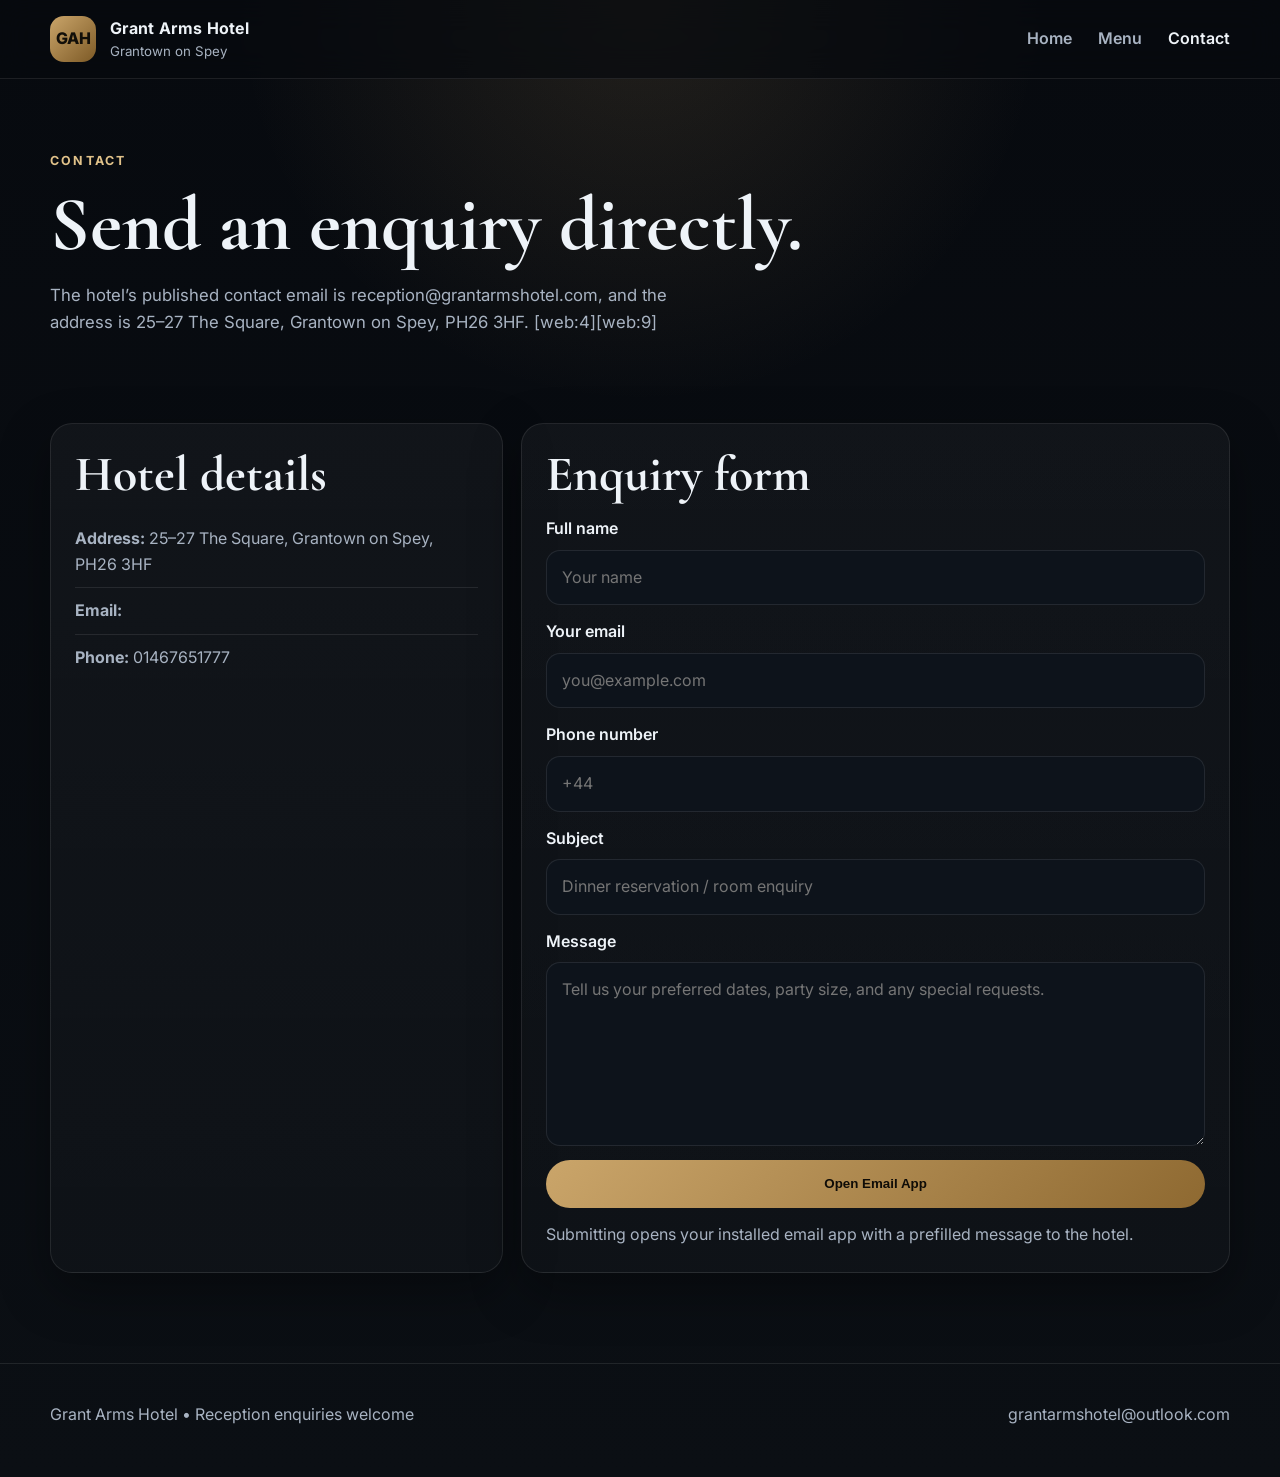
<file: contact.html>
<!doctype html>
<html lang="en">
<head>
  <meta charset="utf-8">
  <meta name="viewport" content="width=device-width, initial-scale=1">
  <title>Contact | Grant Arms Hotel</title>
  <meta name="description" content="Contact Grant Arms Hotel using the form that opens your email app with the enquiry details prefilled.">
  <link rel="preconnect" href="https://fonts.googleapis.com">
  <link rel="preconnect" href="https://fonts.gstatic.com" crossorigin>
  <link href="https://fonts.googleapis.com/css2?family=Inter:wght@400;500;600;700;800&family=Cormorant+Garamond:wght@500;600;700&display=swap" rel="stylesheet">
  <link rel="stylesheet" href="styles.css">
  <script defer src="script.js"></script>
</head>
<body>
  <header class="site-header">
    <div class="container nav-wrap">
      <a class="brand" href="index.html" aria-label="Grant Arms Hotel home">
        <span class="brand-mark">GAH</span>
        <span class="brand-text">
          <strong>Grant Arms Hotel</strong>
          <small>Grantown on Spey</small>
        </span>
      </a>

      <button class="nav-toggle" aria-expanded="false" aria-controls="site-nav">Menu</button>

      <nav id="site-nav" class="site-nav">
        <a href="index.html">Home</a>
        <a href="menu.html">Menu</a>
        <a class="active" href="contact.html">Contact</a>
      </nav>
    </div>
  </header>

  <main>
    <section class="page-hero container">
      <p class="eyebrow">Contact</p>
      <h1>Send an enquiry directly.</h1>
      <p class="lead">
        The hotel’s published contact email is reception@grantarmshotel.com, and the address is 25–27 The Square, Grantown on Spey, PH26 3HF. [web:4][web:9]
      </p>
    </section>

    <section class="section container contact-grid">
      <article class="contact-card">
        <h2>Hotel details</h2>
        <ul class="contact-list">
          <li><strong>Address:</strong> 25–27 The Square, Grantown on Spey, PH26 3HF</li>
          <li><strong>Email:</strong> <a href="mailto:grantarmshotel@outlook.com"grantarmshotel@outlook.com</a></li>
          <li><strong>Phone:</strong> <a href="tel:01467651777">01467651777</a></li>
        </ul>
      </article>

      <article class="contact-card">
        <h2>Enquiry form</h2>
        <form id="contactForm" class="contact-form">
          <div class="form-row">
            <label for="name">Full name</label>
            <input id="name" name="name" type="text" required autocomplete="name" placeholder="Your name">
          </div>

          <div class="form-row">
            <label for="email">Your email</label>
            <input id="email" name="email" type="email" required autocomplete="email" placeholder="you@example.com">
          </div>

          <div class="form-row">
            <label for="phone">Phone number</label>
            <input id="phone" name="phone" type="tel" autocomplete="tel" placeholder="+44">
          </div>

          <div class="form-row">
            <label for="subject">Subject</label>
            <input id="subject" name="subject" type="text" required placeholder="Dinner reservation / room enquiry">
          </div>

          <div class="form-row">
            <label for="message">Message</label>
            <textarea id="message" name="message" rows="6" required placeholder="Tell us your preferred dates, party size, and any special requests."></textarea>
          </div>

          <button class="btn btn-primary" type="submit">Open Email App</button>
          <p class="form-note">Submitting opens your installed email app with a prefilled message to the hotel.</p>
        </form>
      </article>
    </section>
  </main>

  <footer class="site-footer">
    <div class="container footer-grid">
      <p>Grant Arms Hotel • Reception enquiries welcome</p>
      <p><a href="grantarmshotel@outlook.com.com">grantarmshotel@outlook.com</a></p>
    </div>
  </footer>
</body>
</html>
</file>
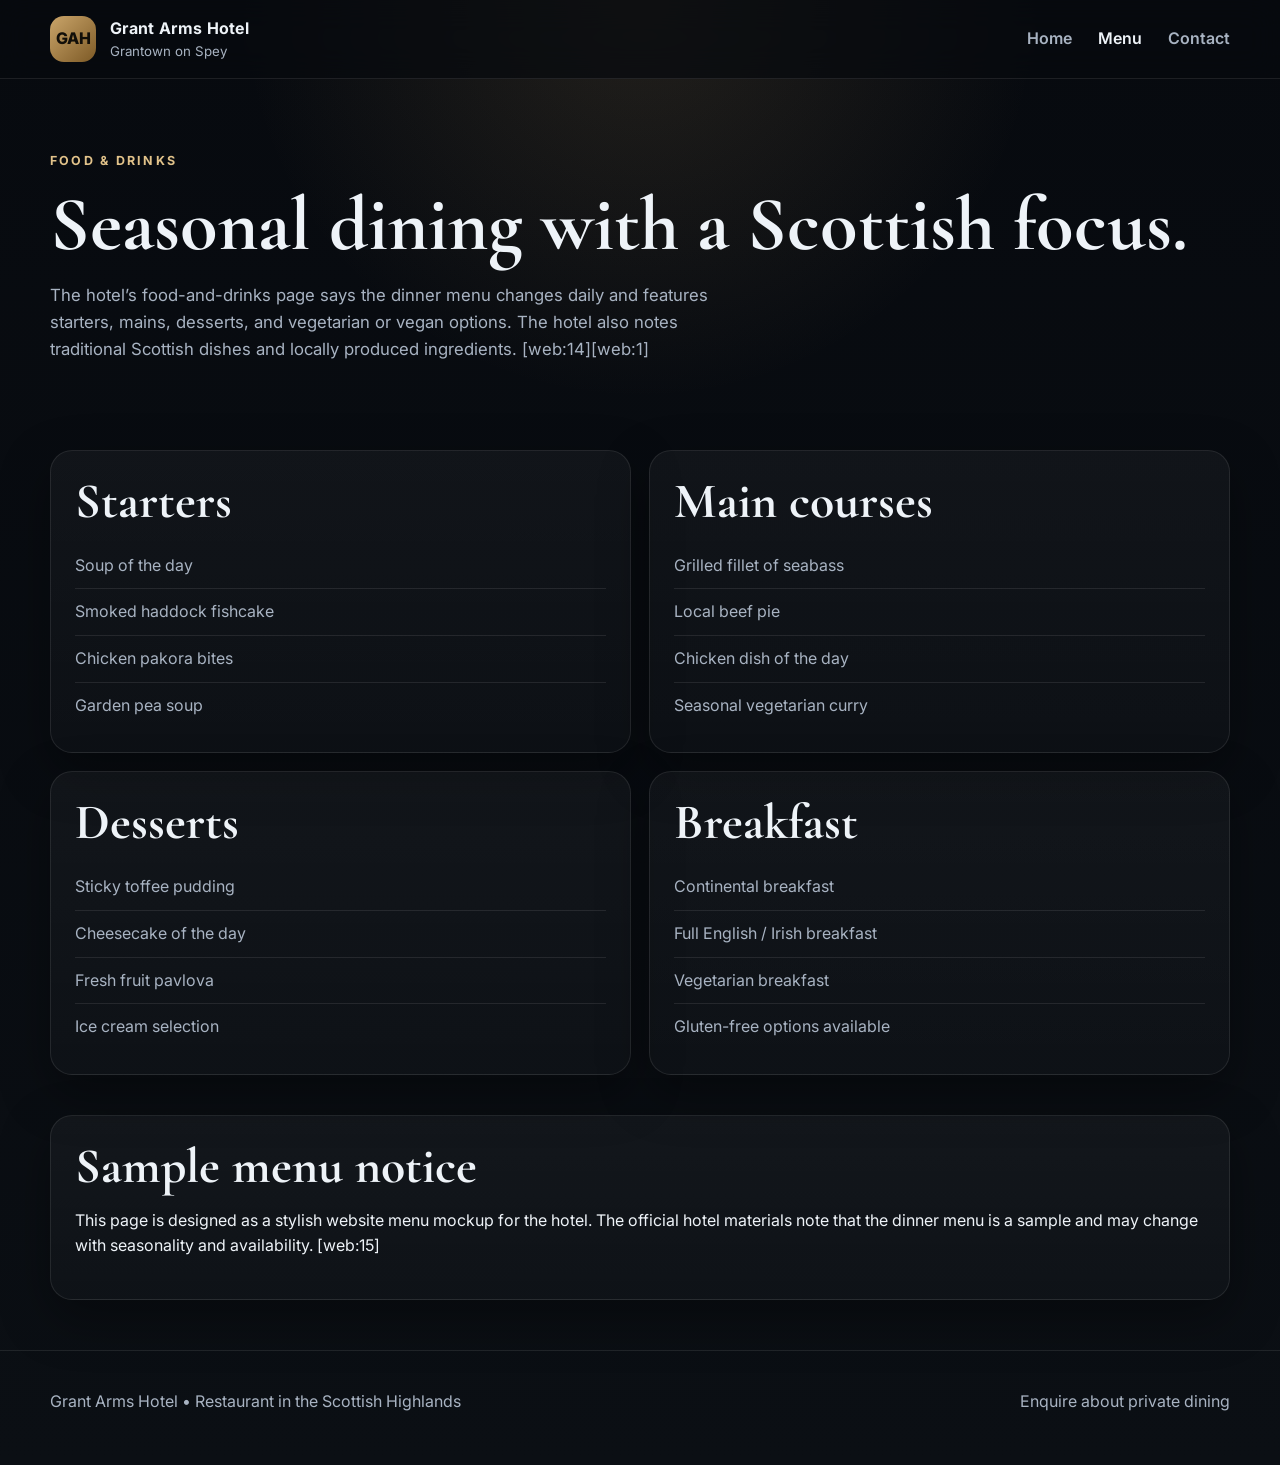
<file: menu.html>
<!doctype html>
<html lang="en">
<head>
  <meta charset="utf-8">
  <meta name="viewport" content="width=device-width, initial-scale=1">
  <title>Menu | Grant Arms Hotel</title>
  <meta name="description" content="Grant Arms Hotel sample menu with starters, mains, desserts, breakfast, and drinks presentation.">
  <link rel="preconnect" href="https://fonts.googleapis.com">
  <link rel="preconnect" href="https://fonts.gstatic.com" crossorigin>
  <link href="https://fonts.googleapis.com/css2?family=Inter:wght@400;500;600;700;800&family=Cormorant+Garamond:wght@500;600;700&display=swap" rel="stylesheet">
  <link rel="stylesheet" href="styles.css">
  <script defer src="script.js"></script>
</head>
<body>
  <header class="site-header">
    <div class="container nav-wrap">
      <a class="brand" href="index.html" aria-label="Grant Arms Hotel home">
        <span class="brand-mark">GAH</span>
        <span class="brand-text">
          <strong>Grant Arms Hotel</strong>
          <small>Grantown on Spey</small>
        </span>
      </a>

      <button class="nav-toggle" aria-expanded="false" aria-controls="site-nav">Menu</button>

      <nav id="site-nav" class="site-nav">
        <a href="index.html">Home</a>
        <a class="active" href="menu.html">Menu</a>
        <a href="contact.html">Contact</a>
      </nav>
    </div>
  </header>

  <main>
    <section class="page-hero container">
      <p class="eyebrow">Food & Drinks</p>
      <h1>Seasonal dining with a Scottish focus.</h1>
      <p class="lead">
        The hotel’s food-and-drinks page says the dinner menu changes daily and features starters, mains, desserts, and vegetarian or vegan options. The hotel also notes traditional Scottish dishes and locally produced ingredients. [web:14][web:1]
      </p>
    </section>

    <section class="section container">
      <div class="menu-layout">
        <article class="menu-card">
          <h2>Starters</h2>
          <ul class="menu-list">
            <li>Soup of the day</li>
            <li>Smoked haddock fishcake</li>
            <li>Chicken pakora bites</li>
            <li>Garden pea soup</li>
          </ul>
        </article>

        <article class="menu-card">
          <h2>Main courses</h2>
          <ul class="menu-list">
            <li>Grilled fillet of seabass</li>
            <li>Local beef pie</li>
            <li>Chicken dish of the day</li>
            <li>Seasonal vegetarian curry</li>
          </ul>
        </article>

        <article class="menu-card">
          <h2>Desserts</h2>
          <ul class="menu-list">
            <li>Sticky toffee pudding</li>
            <li>Cheesecake of the day</li>
            <li>Fresh fruit pavlova</li>
            <li>Ice cream selection</li>
          </ul>
        </article>

        <article class="menu-card">
          <h2>Breakfast</h2>
          <ul class="menu-list">
            <li>Continental breakfast</li>
            <li>Full English / Irish breakfast</li>
            <li>Vegetarian breakfast</li>
            <li>Gluten-free options available</li>
          </ul>
        </article>
      </div>
    </section>

    <section class="section container note-panel">
      <h2>Sample menu notice</h2>
      <p>
        This page is designed as a stylish website menu mockup for the hotel. The official hotel materials note that the dinner menu is a sample and may change with seasonality and availability. [web:15]
      </p>
    </section>
  </main>

  <footer class="site-footer">
    <div class="container footer-grid">
      <p>Grant Arms Hotel • Restaurant in the Scottish Highlands</p>
      <p><a href="contact.html">Enquire about private dining</a></p>
    </div>
  </footer>
</body>
</html>
</file>
<file: styles.css>
:root{
  --bg:#0b0f14;
  --panel:#111823;
  --panel-2:#162131;
  --text:#eef3f8;
  --muted:#a8b3c2;
  --gold:#caa56a;
  --gold-2:#e1c28a;
  --line:rgba(255,255,255,.09);
  --shadow:0 18px 50px rgba(0,0,0,.35);
  --radius:22px;
  --container:1180px;
}

*{box-sizing:border-box}
html,body{margin:0;padding:0}
body{
  font-family:Inter,system-ui,-apple-system,Segoe UI,Roboto,sans-serif;
  background:
    radial-gradient(circle at top, rgba(202,165,106,.14), transparent 25%),
    linear-gradient(180deg,#070a0f 0%, #0b0f14 100%);
  color:var(--text);
  line-height:1.6;
}

img{max-width:100%;display:block}
a{color:inherit;text-decoration:none}
.container{width:min(var(--container),calc(100% - 40px));margin:0 auto}

.site-header{
  position:sticky;top:0;z-index:20;
  backdrop-filter:blur(16px);
  background:rgba(7,10,15,.72);
  border-bottom:1px solid var(--line);
}
.nav-wrap{
  min-height:78px;
  display:flex;align-items:center;justify-content:space-between;gap:18px;
}
.brand{display:flex;align-items:center;gap:14px}
.brand-mark{
  width:46px;height:46px;border-radius:14px;
  display:grid;place-items:center;
  background:linear-gradient(135deg,var(--gold),#7d5a26);
  color:#120f09;font-weight:800;
}
.brand-text strong{display:block;font-size:1rem;letter-spacing:.02em}
.brand-text small{display:block;color:var(--muted)}
.site-nav{display:flex;gap:26px;align-items:center}
.site-nav a{color:var(--muted);font-weight:600}
.site-nav a.active,.site-nav a:hover{color:var(--text)}
.nav-toggle{
  display:none;background:transparent;color:var(--text);
  border:1px solid var(--line);border-radius:12px;
  padding:10px 14px;font:inherit;
}

.hero,.page-hero{padding:72px 0 30px}
.hero-grid{
  display:grid;grid-template-columns:1.1fr .9fr;gap:34px;align-items:center;
}
.eyebrow{
  color:var(--gold-2);text-transform:uppercase;
  letter-spacing:.18em;font-size:.78rem;font-weight:700;margin:0 0 14px;
}
h1,h2,h3{
  font-family:"Cormorant Garamond",Georgia,serif;
  line-height:1.05;margin:0 0 16px;
}
h1{font-size:clamp(3rem,6vw,5.8rem)}
h2{font-size:clamp(2rem,4vw,3.1rem)}
h3{font-size:1.7rem}
.lead{font-size:1.05rem;color:var(--muted);max-width:62ch}

.hero-actions{display:flex;gap:14px;flex-wrap:wrap;margin:28px 0}
.btn{
  display:inline-flex;align-items:center;justify-content:center;
  min-height:48px;padding:0 18px;border-radius:999px;
  border:1px solid var(--line);font-weight:700
}
.btn-primary{background:linear-gradient(135deg,var(--gold),#8e6931);color:#0f0c07;border:none}
.btn-secondary{background:rgba(255,255,255,.04)}
.hero-meta{
  display:grid;grid-template-columns:1fr 1fr;gap:14px;margin-top:26px
}
.hero-meta div,.feature,.menu-card,.contact-card,.note-panel,.cta-panel,.hero-card{
  background:linear-gradient(180deg,rgba(255,255,255,.04),rgba(255,255,255,.02));
  border:1px solid var(--line);border-radius:var(--radius);box-shadow:var(--shadow)
}
.hero-meta div{padding:18px}
.hero-meta span{display:block;color:var(--muted);font-size:.85rem;margin-bottom:6px}
.hero-meta strong{font-size:.98rem}

.hero-card{overflow:hidden}
.hero-image img{width:100%;height:430px;object-fit:cover}
.hero-card-body{padding:22px}

.section{padding:40px 0}
.section-heading{margin-bottom:22px}

.feature-grid,.menu-layout,.contact-grid{
  display:grid;gap:18px
}
.feature-grid{grid-template-columns:repeat(3,1fr)}
.feature,.menu-card,.contact-card,.note-panel,.cta-panel{padding:24px}
.feature p,.menu-list,.contact-list,.form-note{color:var(--muted)}
.gallery-grid{
  display:grid;grid-template-columns:repeat(12,1fr);gap:16px
}
.gallery-item{margin:0;border-radius:18px;overflow:hidden}
.gallery-item img{width:100%;height:100%;object-fit:cover;min-height:220px}
.gallery-item:nth-child(1){grid-column:span 5;grid-row:span 2}
.gallery-item:nth-child(2){grid-column:span 3}
.gallery-item:nth-child(3){grid-column:span 4}
.gallery-item:nth-child(4){grid-column:span 4}
.gallery-item:nth-child(5){grid-column:span 4}
.gallery-item:nth-child(6){grid-column:span 4}
.gallery-item.tall img{min-height:456px}

.cta-panel{
  display:flex;align-items:center;justify-content:space-between;gap:20px
}

.menu-layout{grid-template-columns:repeat(2,1fr)}
.menu-list,.contact-list{list-style:none;padding:0;margin:0}
.menu-list li,.contact-list li{padding:10px 0;border-bottom:1px solid var(--line)}
.menu-list li:last-child,.contact-list li:last-child{border-bottom:none}

.contact-grid{grid-template-columns:.78fr 1.22fr}
.contact-form{display:grid;gap:14px}
.form-row{display:grid;gap:8px}
label{font-weight:600}
input,textarea{
  width:100%;border-radius:14px;border:1px solid var(--line);
  background:#0d131b;color:var(--text);padding:14px 15px;
  font:inherit;outline:none
}
input:focus,textarea:focus{border-color:rgba(202,165,106,.8);box-shadow:0 0 0 3px rgba(202,165,106,.14)}
.form-note{margin:0}

.site-footer{
  border-top:1px solid var(--line);margin-top:50px;padding:22px 0 34px;color:var(--muted)
}
.footer-grid{display:flex;justify-content:space-between;gap:16px;flex-wrap:wrap}

@media (max-width: 980px){
  .hero-grid,.feature-grid,.menu-layout,.contact-grid{grid-template-columns:1fr}
  .gallery-grid{grid-template-columns:repeat(6,1fr)}
  .gallery-item:nth-child(n){grid-column:span 3;grid-row:span 1}
  .gallery-item.tall img{min-height:260px}
  .cta-panel{flex-direction:column;align-items:flex-start}
}

@media (max-width: 720px){
  .nav-toggle{display:inline-flex}
  .site-nav{
    display:none;position:absolute;right:20px;top:78px;
    flex-direction:column;align-items:stretch;gap:0;
    background:#0f151f;border:1px solid var(--line);border-radius:18px;
    min-width:220px;padding:10px;box-shadow:var(--shadow)
  }
  .site-nav.open{display:flex}
  .site-nav a{padding:12px 12px;border-radius:12px}
  .site-nav a.active,.site-nav a:hover{background:rgba(255,255,255,.05)}
  h1{font-size:clamp(2.5rem,13vw,4.1rem)}
  .hero-image img{height:320px}
  .hero-meta{grid-template-columns:1fr}
  .gallery-grid{grid-template-columns:1fr}
  .gallery-item:nth-child(n){grid-column:1}
}
</file>
